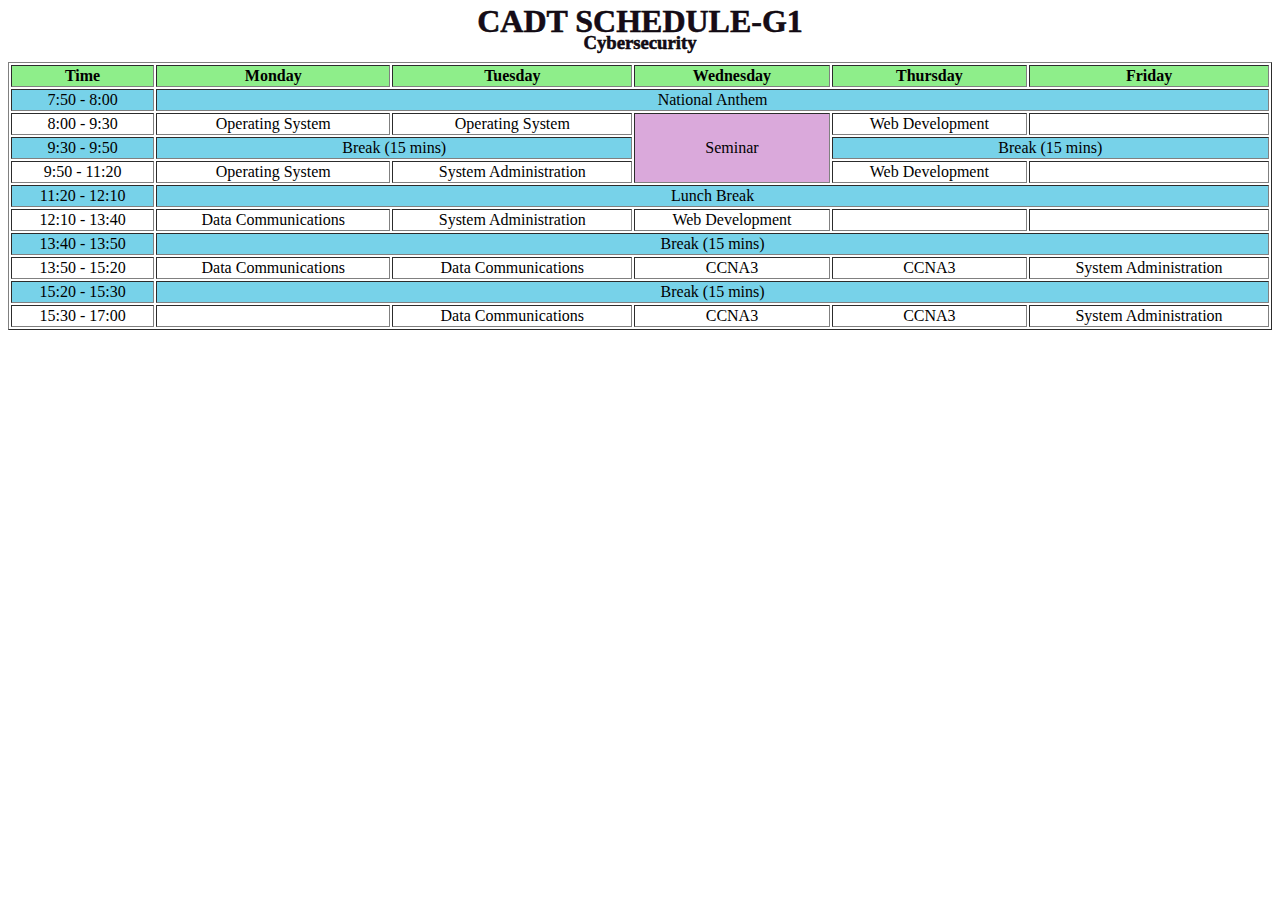
<file: Schedule.html>
<!DOCTYPE html>
<html lang="en">
<head>
    <meta charset="UTF-8">
    <meta name="viewport" content="width=device-width, initial-scale=1.0">
    <title>Schedule</title>
</head>

    <style>
        .title {
            text-align: center;
            color: rgb(23, 12, 24);
            -webkit-text-stroke: 0.5px;
            -webkit-text-stroke-color: black;
            line-height: 0;

        }
        .table {
                text-align: center;
        }
    </style>

    <body>
        <div class="title">
            <h1>CADT SCHEDULE-G1</h1>

           
            <h3>Cybersecurity</h3>
        </div>

        <div class="table">
            <table border="1" width="100%">
                <tr style="background-color: rgb(142, 238, 138);">
                    <th>Time</th>
                    <th>Monday</th>
                    <th>Tuesday</th>
                    <th>Wednesday</th>
                    <th>Thursday</th>
                    <th>Friday</th>
                </tr>

                <tr style="background-color: rgb(119, 210, 233);">
                    <td>7:50 - 8:00</td>
                    <td style="background-color: rgb(119, 210, 233);" colspan="5">National Anthem</td>

                </tr>

                <tr>
                    <td>8:00 - 9:30</td>
                    <td>Operating System</td>
                    <td>Operating System</td>
                    <td style="background-color: rgb(218, 169, 219);" rowspan="3">Seminar</td>
                    <td>Web Development</td>
                    <td> </td>
                </tr>

                <tr>
                    <td style="background-color: rgb(119, 210, 233);">9:30 - 9:50</td>
                    <td style="background-color: rgb(119, 210, 233);" colspan="2">Break (15 mins)</td>
                    <td style="background-color: rgb(119, 210, 233);" colspan="2">Break (15 mins)</td>
                </tr>

                <tr>
                    <td >9:50 - 11:20</td>
                    <td>Operating System</td>
                    <td>System Administration</td>
                    <td>Web Development</td>
                    <td></td>
                </tr>
                
                <tr>
                    <td style="background-color: rgb(119, 210, 233);">11:20 - 12:10</td>
                    <td style="background-color: rgb(119, 210, 233);" colspan="6">Lunch Break</td>
                </tr>
                
                <tr>
                    <td>12:10 - 13:40</td>
                    <td>Data Communications</td>
                    <td>System Administration</td>
                    <td>Web Development</td>
                    <td></td>
                    <td></td>   
                </tr>
                
                <tr>
                    <td style="background-color: rgb(119, 210, 233);">13:40 - 13:50</td>
                    <td style="background-color: rgb(119, 210, 233);" colspan="6">Break (15 mins)</td>
                </tr>
                
                <tr>
                    <td>13:50 - 15:20</td>
                    <td>Data Communications</td>
                    <td>Data Communications</td>
                    <td>CCNA3</td>
                    <td>CCNA3</td>
                    <td>System Administration</td>   
                </tr>
                
                <tr>
                    <td style="background-color: rgb(119, 210, 233);">15:20 - 15:30</td>
                    <td style="background-color: rgb(119, 210, 233);" colspan="6">Break (15 mins)</td>
                </tr>
                
                <tr>
                    <td>15:30 - 17:00</td>
                    <td></td>
                    <td>Data Communications</td>
                    <td>CCNA3</td>
                    <td>CCNA3</td>
                    <td>System Administration</td>
                </tr>

            </table>
        </div>
    </body>
</html>
</file>
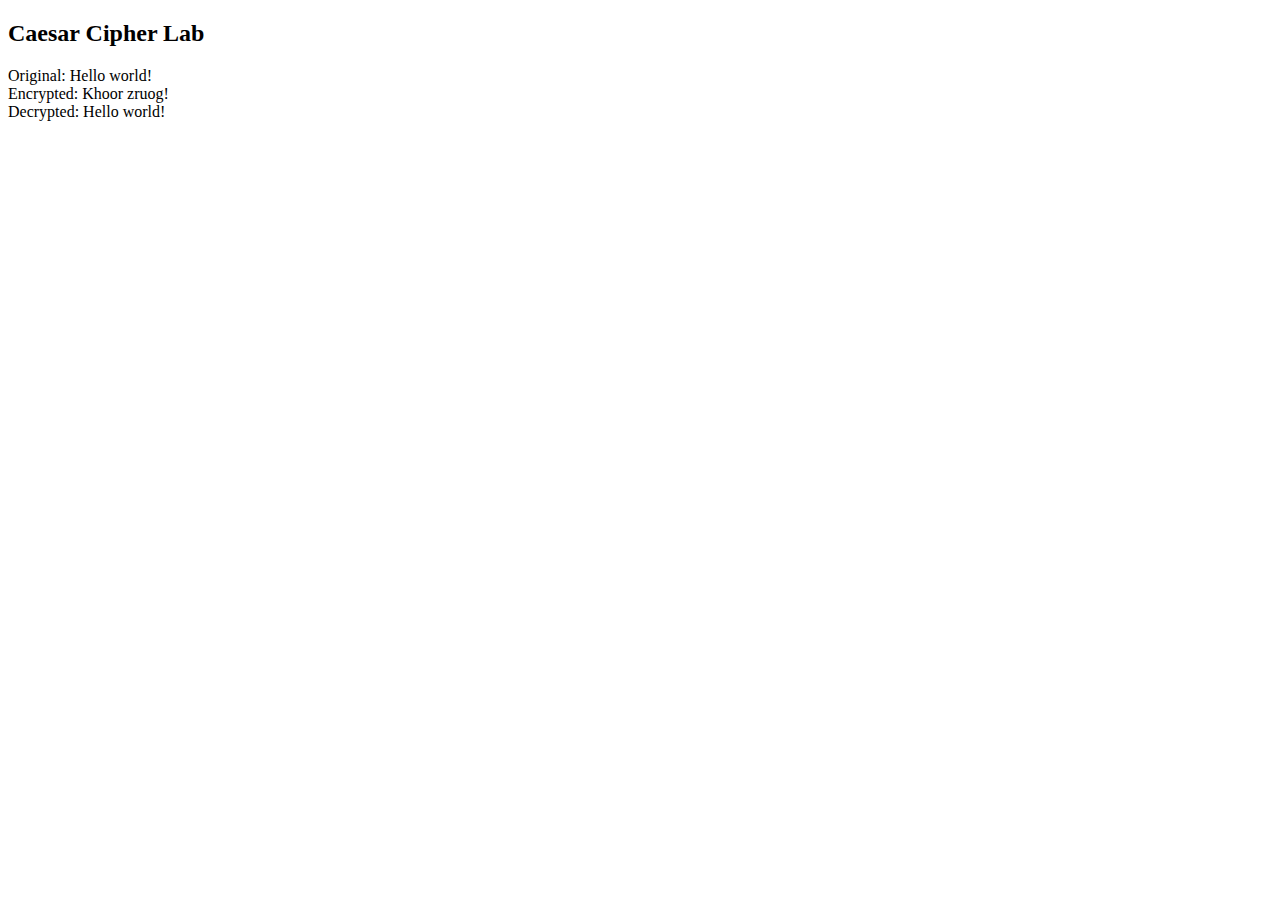
<file: lab4.html/ex2.html>
<!DOCTYPE html>
<html>
<body>
  <h2>Caesar Cipher Lab</h2>
  <p id="output"></p>

  <script>
    function caesarCipher(str, shift, decrypt = false) {
      let result = "";
      
      // If decrypting, we move backwards
      if (decrypt) shift = (26 - (shift % 26)) % 26;

      for (let i = 0; i < str.length; i++) {
        let char = str[i];

        // Encrypt uppercase letters
        if (char.match(/[A-Z]/)) {
          let code = ((char.charCodeAt(0) - 65 + shift) % 26) + 65;
          result += String.fromCharCode(code);
        }
        // Encrypt lowercase letters
        else if (char.match(/[a-z]/)) {
          let code = ((char.charCodeAt(0) - 97 + shift) % 26) + 97;
          result += String.fromCharCode(code);
        }
        // Keep punctuation/spaces as they are
        else {
          result += char;
        }
      }
      return result;
    }

    // Testing the Examples from your prompt
    let originalText = "Hello world!";
    let shiftValue = 3;

    // 1. Encrypt
    let encrypted = caesarCipher(originalText, shiftValue);
    
    // 2. Decrypt
    let decrypted = caesarCipher(encrypted, shiftValue, true);

    document.getElementById("output").innerHTML = 
      "Original: " + originalText + "<br>" +
      "Encrypted: " + encrypted + "<br>" +
      "Decrypted: " + decrypted;
  </script>
</body>
</html>
</file>
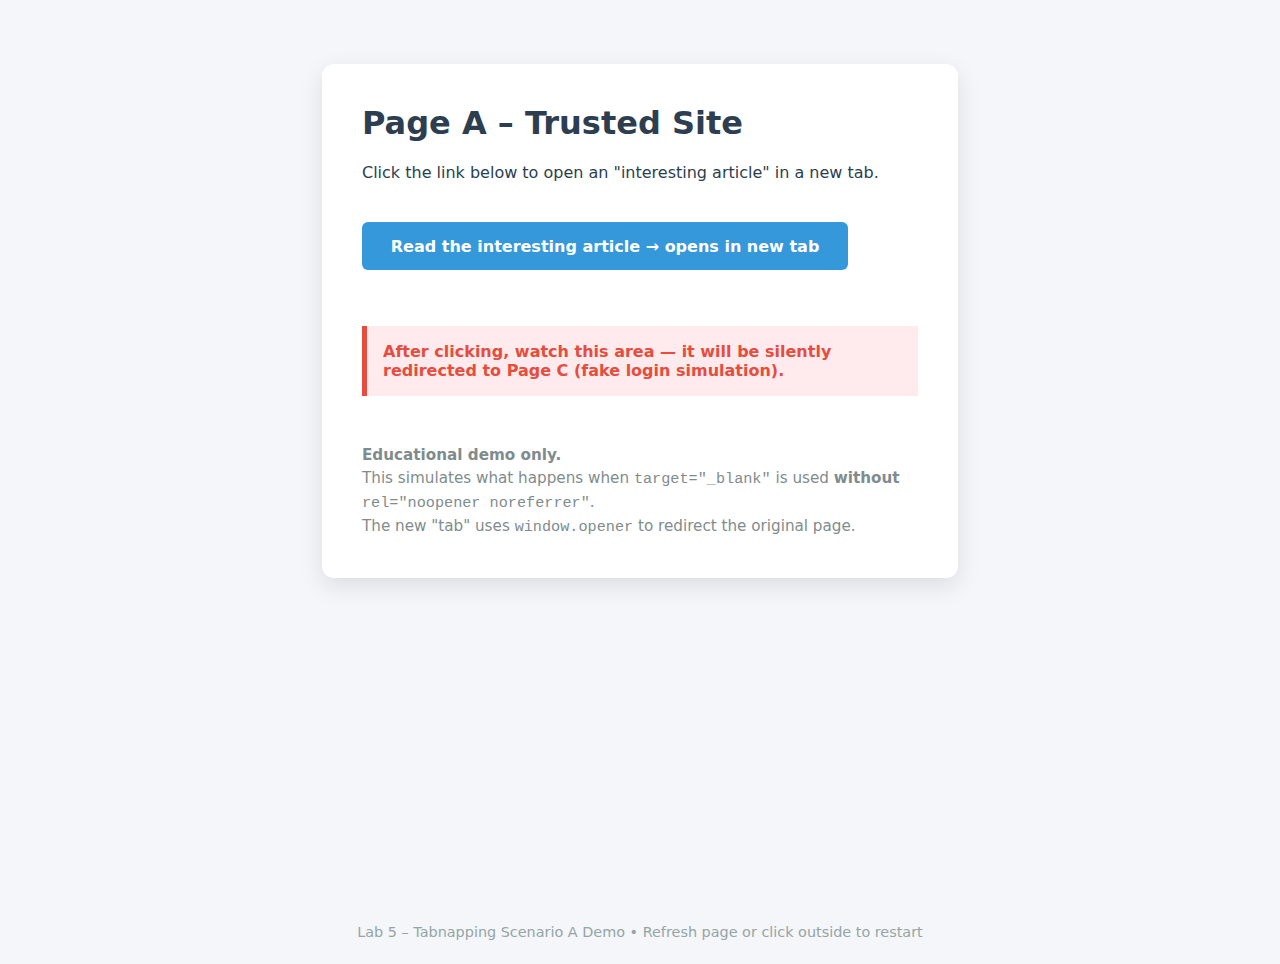
<file: lab5/pageA.html>
<!DOCTYPE html>
<html lang="en">
<head>
  <meta charset="UTF-8" />
  <meta name="viewport" content="width=device-width, initial-scale=1.0"/>
  <title>Tabnapping Demo – Scenario A (Educational Only)</title>
  <style>
    body {
      font-family: system-ui, sans-serif;
      margin: 0;
      padding: 0;
      background: #f4f6f9;
      color: #2c3e50;
    }
    .page {
      display: none;
      padding: 4rem 2rem;
      max-width: 700px;
      margin: 0 auto;
      min-height: 100vh;
      box-sizing: border-box;
    }
    .page.active {
      display: block;
    }
    h1 {
      margin-top: 0;
    }
    .card {
      background: white;
      padding: 2.5rem;
      border-radius: 12px;
      box-shadow: 0 8px 25px rgba(0,0,0,0.1);
    }
    .link {
      display: inline-block;
      margin: 1.5rem 0;
      padding: 0.9rem 1.8rem;
      background: #3498db;
      color: white;
      text-decoration: none;
      border-radius: 6px;
      font-weight: bold;
      cursor: pointer;
    }
    .warning {
      color: #e74c3c;
      font-weight: bold;
      margin: 2rem 0;
      padding: 1rem;
      background: #ffebee;
      border-left: 5px solid #e74c3c;
    }
    .note {
      margin-top: 3rem;
      color: #7f8c8d;
      font-size: 0.95rem;
      line-height: 1.5;
    }
    #pageC .card {
      text-align: center;
    }
    #pageC input {
      display: block;
      width: 100%;
      max-width: 360px;
      margin: 1rem auto;
      padding: 0.9rem;
      font-size: 1rem;
      border: 1px solid #bdc3c7;
      border-radius: 6px;
    }
    #pageC button {
      background: #e74c3c;
      color: white;
      border: none;
      padding: 1rem;
      width: 100%;
      max-width: 360px;
      border-radius: 6px;
      font-size: 1.1rem;
      cursor: pointer;
    }
  </style>
</head>
<body>

  <!-- Page A – Starting page (original tab) -->
  <div id="pageA" class="page active">
    <div class="card">
      <h1>Page A – Trusted Site</h1>
      <p>Click the link below to open an "interesting article" in a new tab.</p>
      
      <div class="link" onclick="simulateNewTab()">Read the interesting article → opens in new tab</div>
      
      <div class="warning">
        After clicking, <strong>watch this area</strong> — it will be silently redirected to Page C (fake login simulation).
      </div>
      
      <div class="note">
        <strong>Educational demo only.</strong><br>
        This simulates what happens when <code>target="_blank"</code> is used <strong>without</strong> <code>rel="noopener noreferrer"</code>.<br>
        The new "tab" uses <code>window.opener</code> to redirect the original page.
      </div>
    </div>
  </div>

  <!-- Page B – What opens in the "new tab" -->
  <div id="pageB" class="page">
    <div class="card">
      <h1>Page B – Article</h1>
      <p>Reading very useful content... please wait just a second...</p>
      
      <div class="note">
        (In a real attack this page would look legitimate while silently attacking the opener.)
      </div>
    </div>
  </div>

  <!-- Page C – Malicious / phishing simulation (where original tab gets redirected) -->
  <div id="pageC" class="page">
    <div class="card">
      <h1>Session Expired – Please Sign In</h1>
      <p>For security reasons, please sign in again to continue.</p>
      
      <form>
        <input type="email" placeholder="Email or username" required />
        <input type="password" placeholder="Password" required />
        <button type="button">Sign In</button>
      </form>
      
      <div class="note" style="margin-top: 2.5rem;">
        <strong>This is only a demo phishing simulation</strong> — never enter real credentials here!
      </div>
    </div>
  </div>

  <script>
    // Simulate "new tab" by just showing Page B in this same window
    function simulateNewTab() {
      // 1. "Open" Page B (show it)
      document.getElementById('pageA').classList.remove('active');
      document.getElementById('pageB').classList.add('active');

      // 2. Immediately perform the attack: redirect "original tab" (Page A area) to Page C
      setTimeout(() => {
        if (confirm("In a real scenario the original tab would be redirected silently.\n\nClick OK to simulate the redirect now.")) {
          document.getElementById('pageB').classList.remove('active');
          document.getElementById('pageC').classList.add('active');
        }
      }, 800); // small delay to mimic real timing
    }

    // Optional: Reset to Page A (for testing multiple times)
    function resetDemo() {
      document.querySelectorAll('.page').forEach(p => p.classList.remove('active'));
      document.getElementById('pageA').classList.add('active');
    }
  </script>

  <footer style="text-align:center; padding:1.5rem; color:#95a5a6; font-size:0.9rem;">
    Lab 5 – Tabnapping Scenario A Demo • Refresh page or click outside to restart
  </footer>

</body>
</html>
</file>
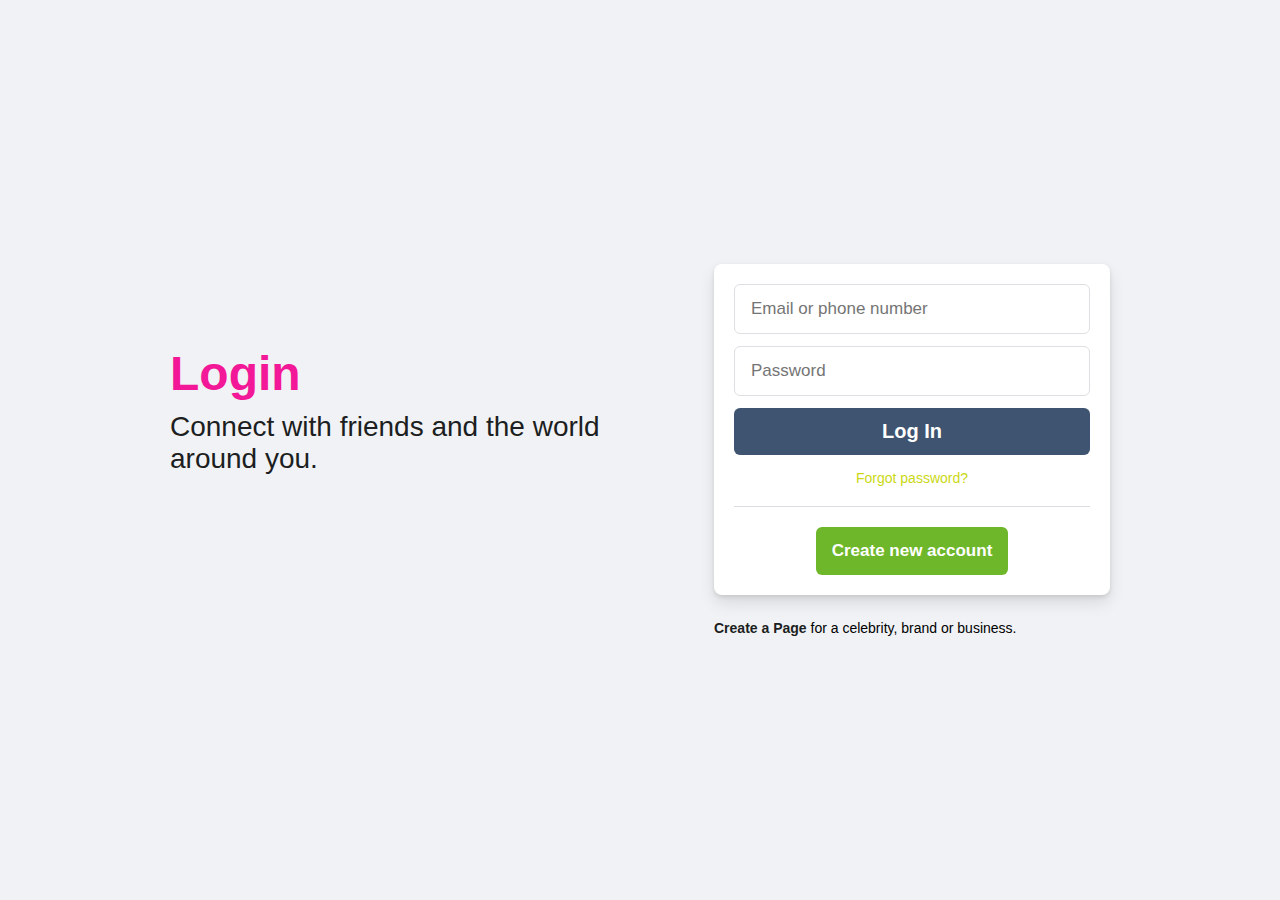
<file: lab5/tabnab.html>
<!DOCTYPE html>
<html lang="en">
<head>
    <meta charset="UTF-8">
    <meta name="viewport" content="width=device-width, initial-scale=1.0">
    <title>Facebook - log in or sign up</title>
    <style>
        * {
            margin: 0;
            padding: 0;
            box-sizing: border-box;
            font-family: Helvetica, Arial, sans-serif;
        }

        body {
            background-color: #f0f2f5;
            display: flex;
            justify-content: center;
            align-items: center;
            height: 100vh;
        }

        .container {
            display: flex;
            width: 980px;
            justify-content: space-between;
            align-items: center;
            padding: 20px;
        }

        .logo {
            font-size: 48px;
            color: #f21897;
            font-weight: bold;
            margin-bottom: 20px;
        }
        .content-left {
            width: 500px;
            padding-bottom: 80px;
        }

        .content-left img {
            width: 300px;
            margin-left: -28px;
        }

        .content-left p {
            font-size: 28px;
            line-height: 32px;
            color: #1c1e21;
            margin-top: -10px;
        }

        /* Right Side Form */
        .login-box {
            background: white;
            padding: 20px;
            border-radius: 8px;
            box-shadow: 0 2px 4px rgba(0, 0, 0, 0.1), 0 8px 16px rgba(0, 0, 0, 0.1);
            width: 396px;
            text-align: center;
        }

        input {
            width: 100%;
            padding: 14px 16px;
            margin-bottom: 12px;
            border: 1px solid #dddfe2;
            border-radius: 6px;
            font-size: 17px;
        }

        input:focus {
            outline: none;
            border-color: #7c8da3;
            box-shadow: 0 0 0 2px #e7f3ff;
        }

        .login-btn {
            width: 100%;
            background-color: #3e5470;
            color: white;
            border: none;
            border-radius: 6px;
            padding: 12px;
            font-size: 20px;
            font-weight: bold;
            cursor: pointer;
            margin-bottom: 15px;
        }

        .login-btn:hover {
            background-color: #183357;
        }

        .forgot-link {
            display: block;
            color: #cbd814;
            text-decoration: none;
            font-size: 14px;
            margin-bottom: 20px;
        }

        .forgot-link:hover {
            text-decoration: underline;
        }

        hr {
            border: none;
            border-top: 1px solid #dadde1;
            margin-bottom: 20px;
        }

        .create-btn {
            background-color: #6eb72a;
            color: white;
            border: none;
            border-radius: 6px;
            padding: 0 16px;
            font-size: 17px;
            font-weight: bold;
            line-height: 48px;
            cursor: pointer;
            display: inline-block;
        }

        .create-btn:hover {
            background-color: #36a420;
        }

        .footer-text {
            margin-top: 25px;
            font-size: 14px;
        }

        .footer-text a {
            text-decoration: none;
            font-weight: bold;
            color: #1c1e21;
        }

        /* Responsiveness for smaller screens */
        @media (max-width: 900px) {
            .container {
                flex-direction: column;
                text-align: center;
            }
            .content-left {
                width: 100%;
                padding-bottom: 40px;
            }
            .content-left img {
                margin-left: 0;
            }
        }
    </style>
</head>
<body>

    <div class="container">
        <div class="content-left">
            <h1 class="logo">Login</h1>
            <p>Connect with friends and the world around you.</p>
        </div>

        <div class="login-container">
            <div class="login-box">
                <form>
                    <input type="text" placeholder="Email or phone number" required>
                    <input type="password" placeholder="Password" required>
                    <button type="submit" class="login-btn">Log In</button>
                    <a href="#" class="forgot-link">Forgot password?</a>
                    <hr>
                    <button type="button" class="create-btn">Create new account</button>
                </form>
            </div>
            <p class="footer-text">
                <a href="#">Create a Page</a> for a celebrity, brand or business.
            </p>
        </div>
    </div>

</body>
</html>
</file>
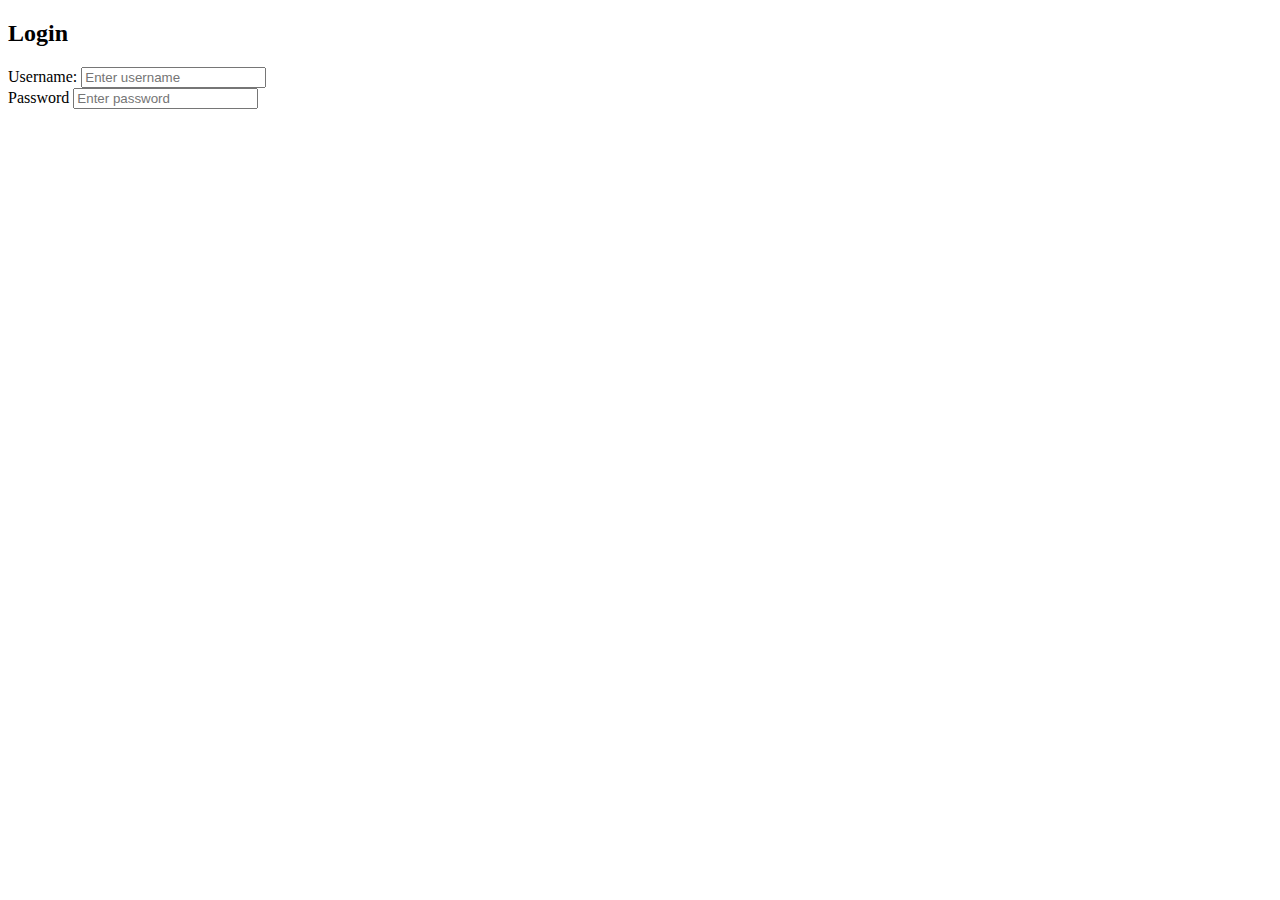
<file: lab6/login.html>
<!DOCTYPE html>
<html lang="en">
<head>
    <meta charset="UTF-8">
    <meta name="viewport" content="width=device-width, initial-scale=1.0">
    <title>Login</title>
</head>
<body>
    <div class="Login-container">

        <h2>Login</h2>
        <label for ="username">Username:</label>
        <input type="text" id="username" placeholder="Enter username">
        <br>
        <label>Password</label>
        <input type="password" id="password" placeholder="Enter password"
    </div>


    
    
</body>
</html>
</file>
